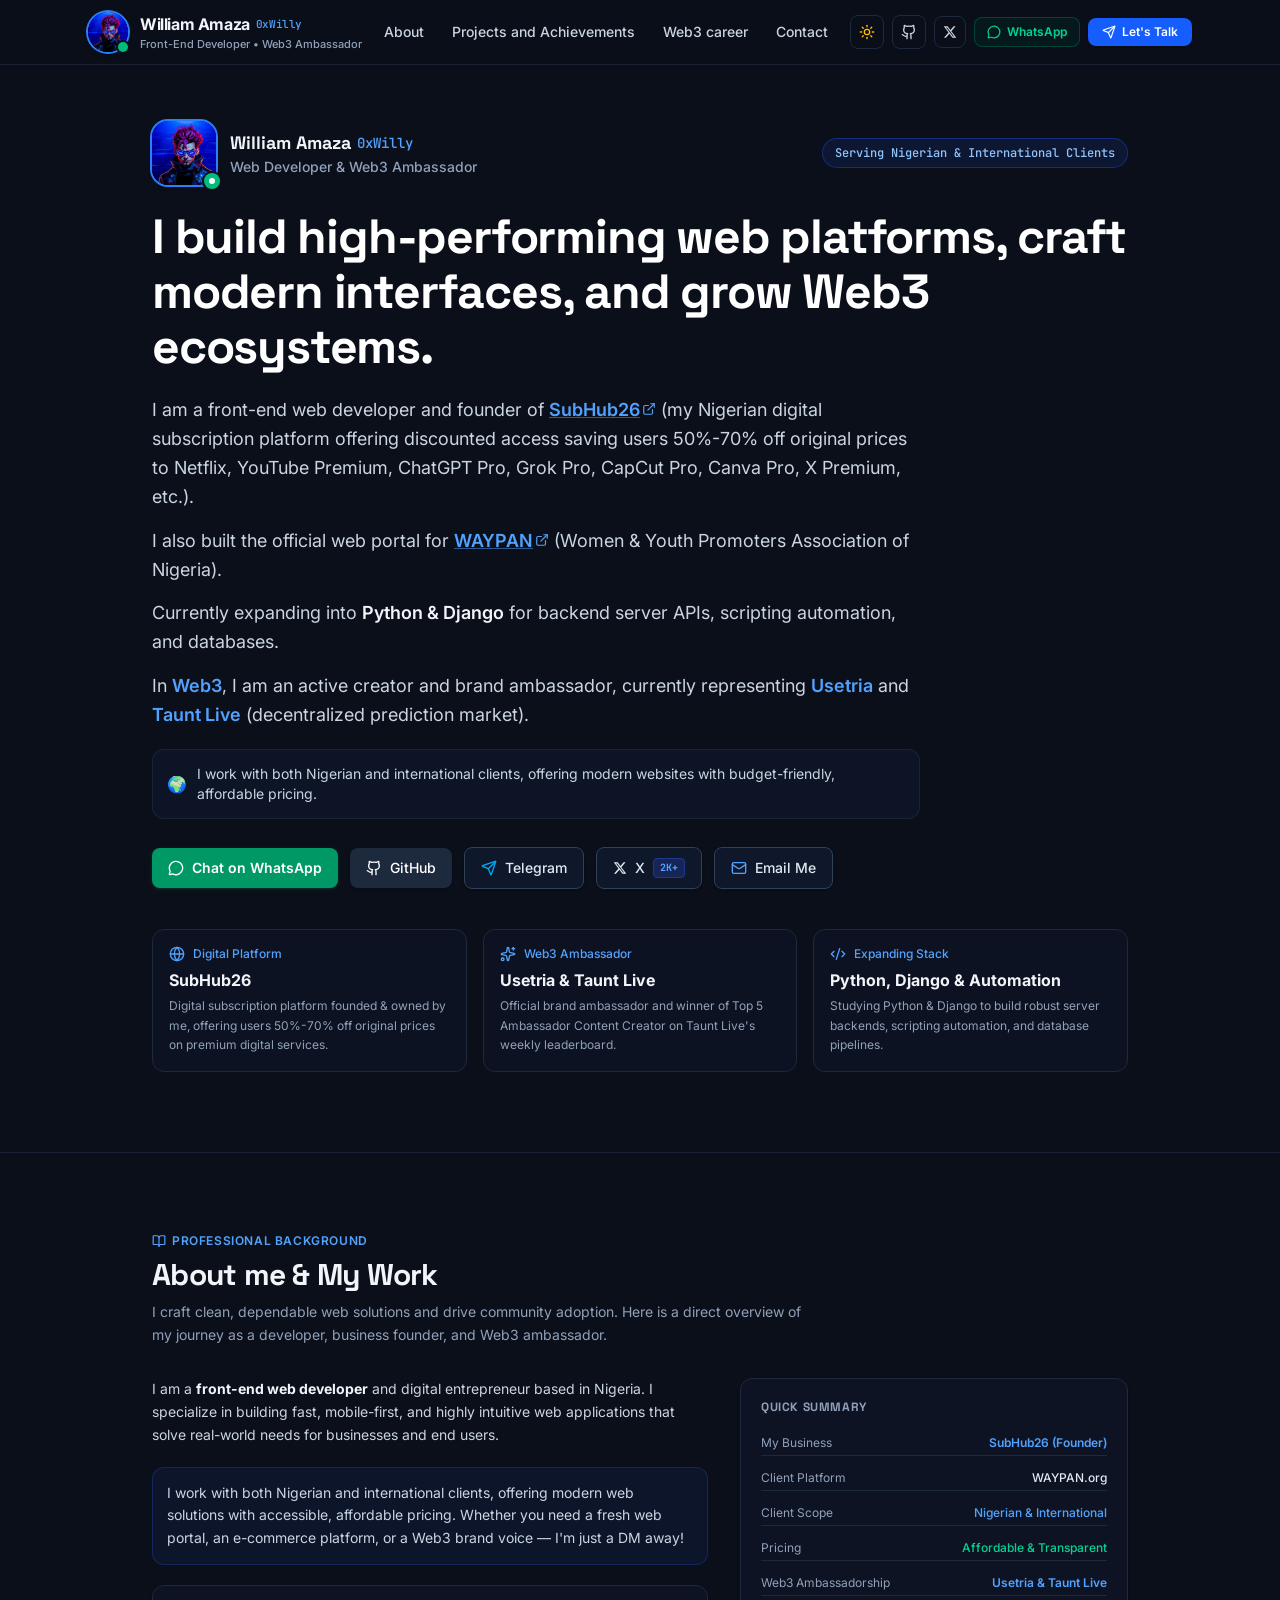
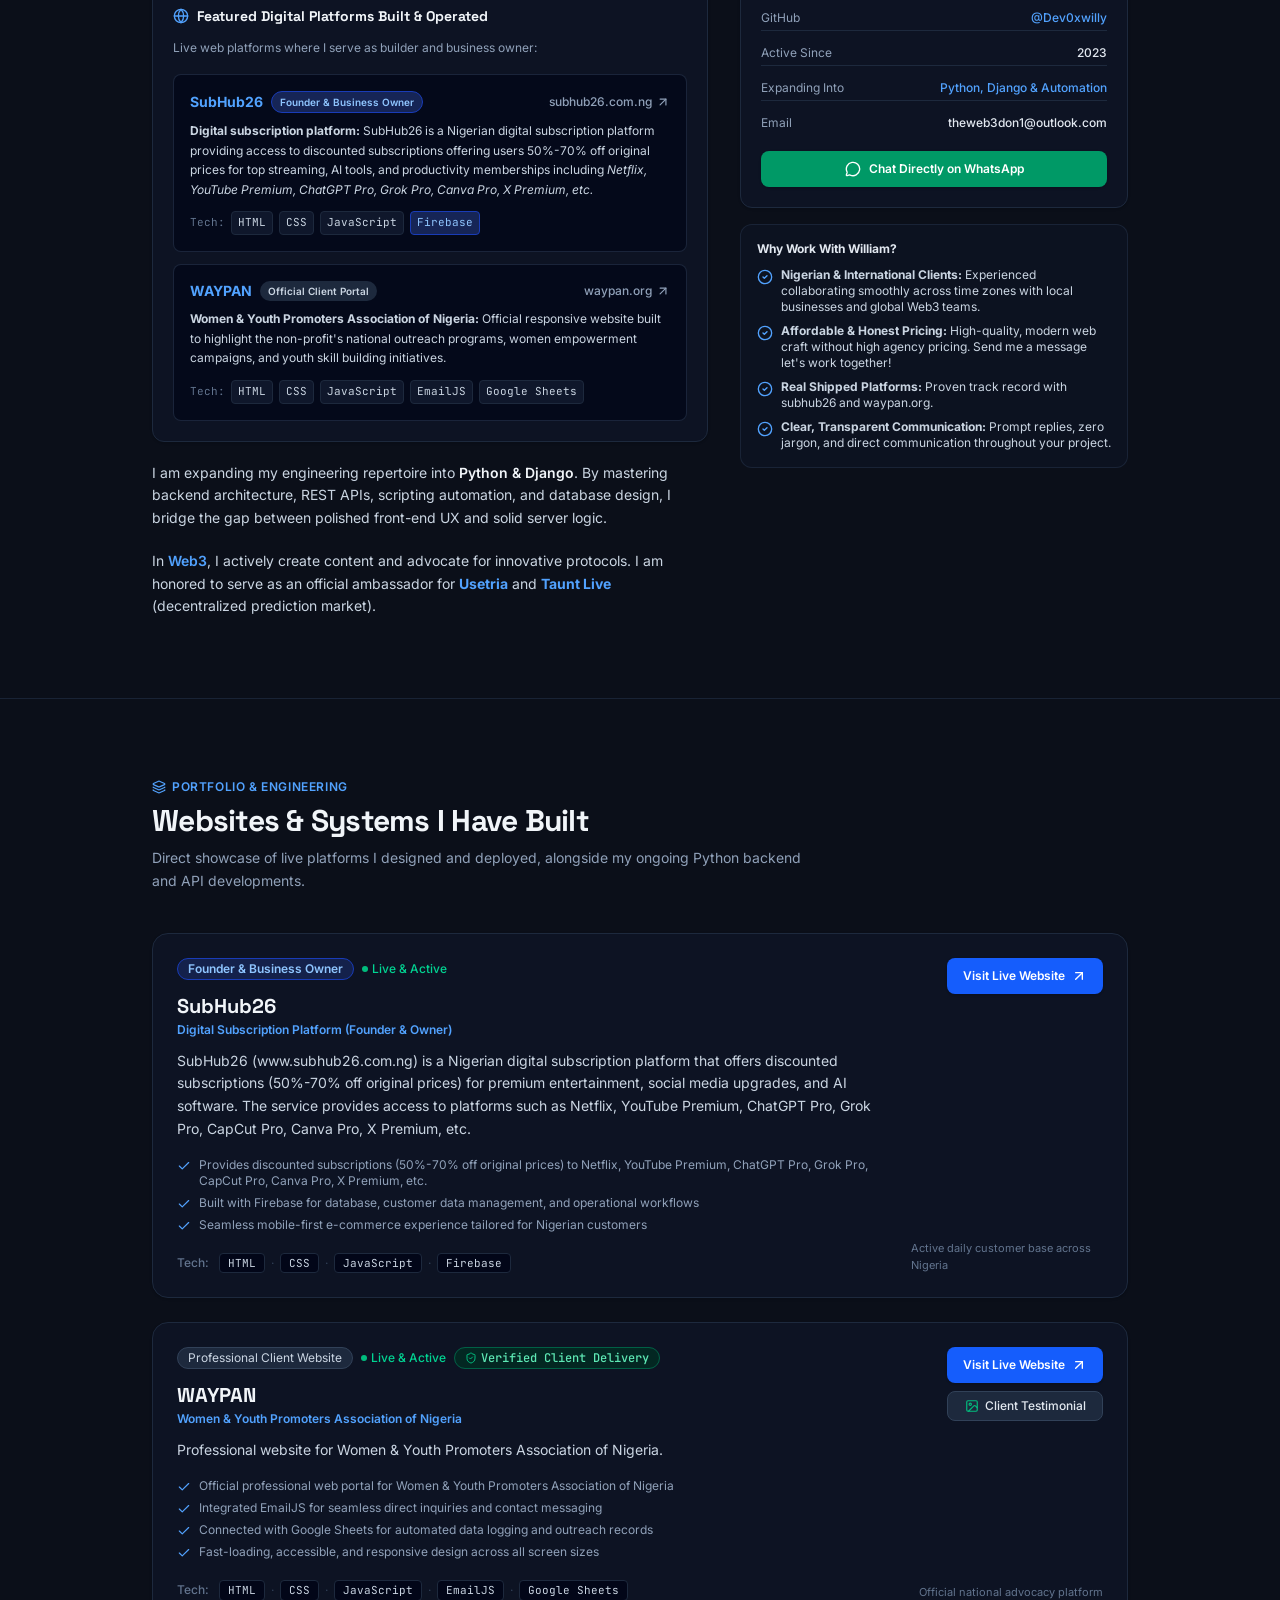
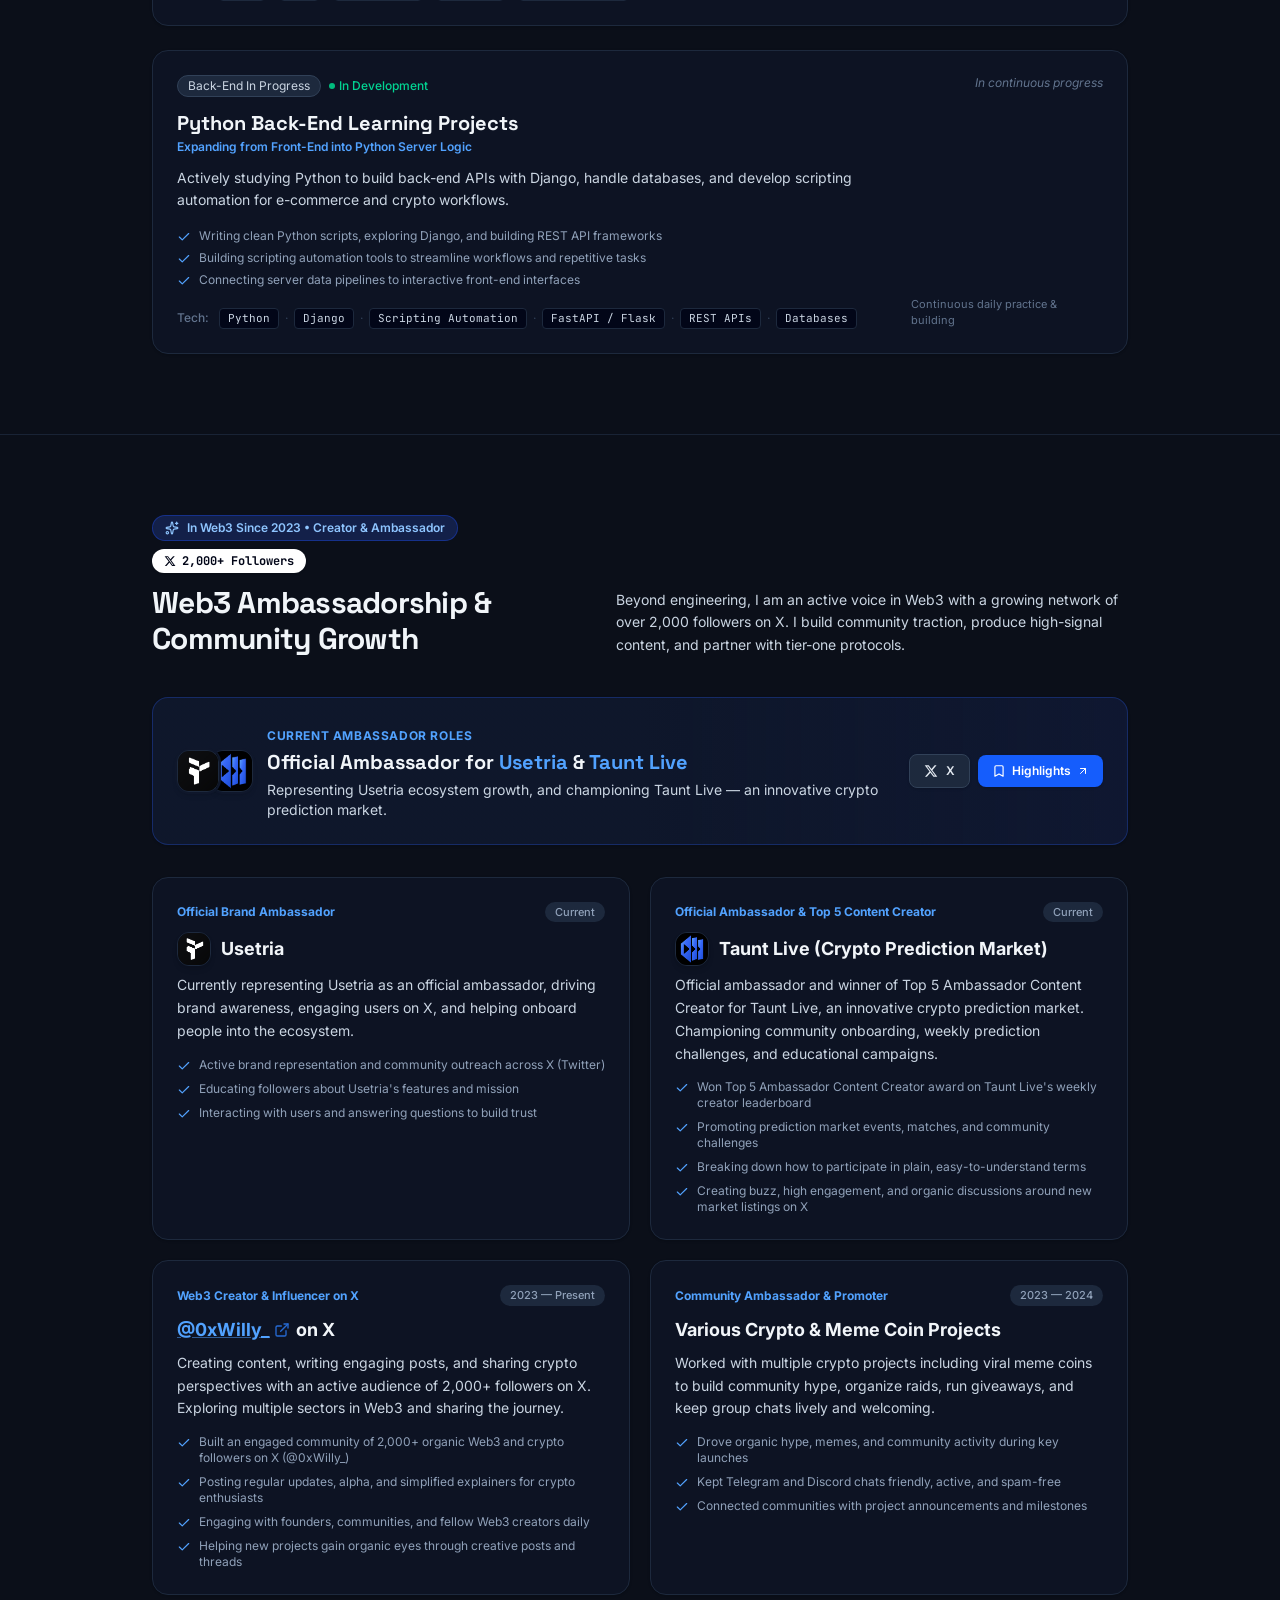
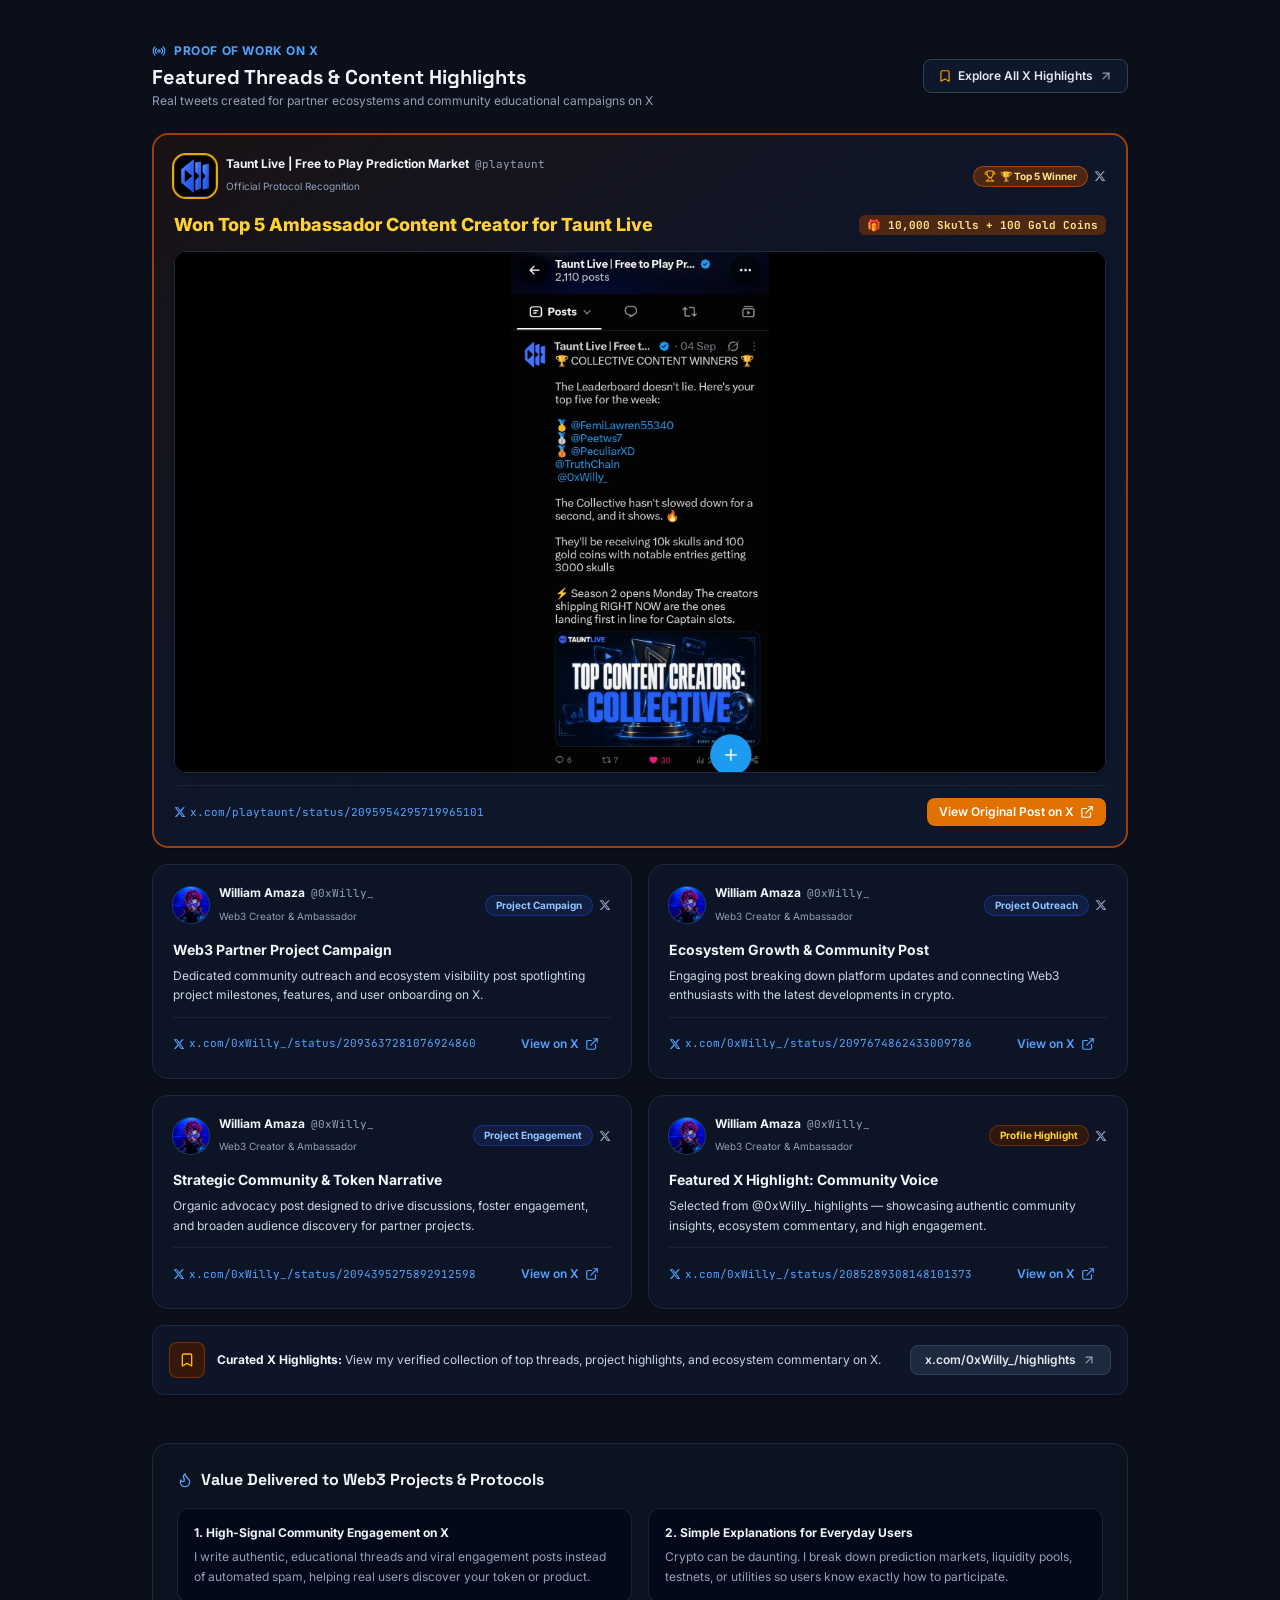
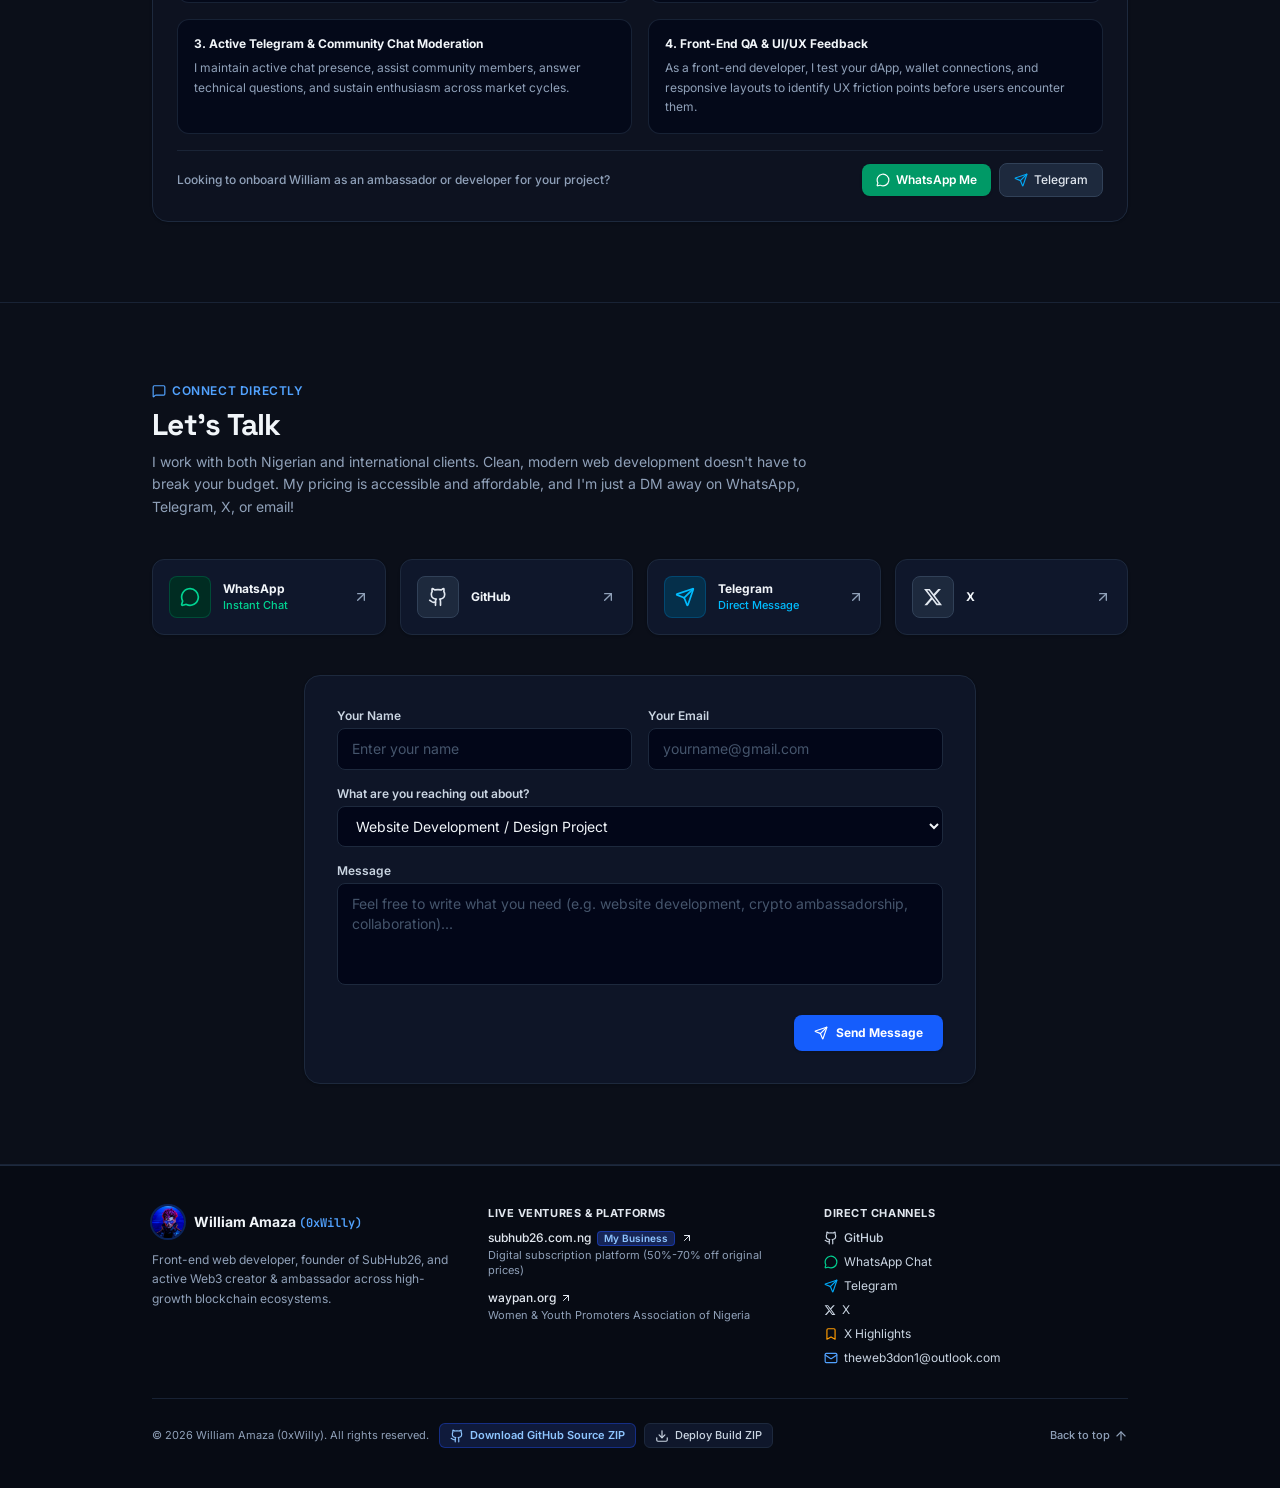
<file: index.html>
<!doctype html>
<html lang="en" class="scroll-smooth">
  <head>
    <meta charset="UTF-8" />
    <meta name="viewport" content="width=device-width, initial-scale=1.0" />
    <title>William Amaza (0xWilly) - Portfolio</title>
    <link rel="icon" type="image/jpeg" href="./pfp.jpg" />
    <meta name="description" content="Portfolio of William Amaza (0xWilly), Front-End Web Developer learning Python, Founder of SubHub26, and Web3 Ambassador for Usetria and Taunt Live." />
    <meta property="og:title" content="William Amaza (0xWilly) - Portfolio" />
    <meta property="og:description" content="Portfolio of William Amaza (0xWilly), Front-End Web Developer learning Python, Founder of SubHub26, and Web3 Ambassador for Usetria and Taunt Live." />
    <meta property="og:type" content="website" />
    <meta property="og:url" content="https://0xwillydev.github.io" />
    <link rel="canonical" href="https://0xwillydev.github.io" />
    <meta name="twitter:card" content="summary_large_image" />
    <link rel="preconnect" href="https://fonts.googleapis.com">
    <link rel="preconnect" href="https://fonts.gstatic.com" crossorigin>
    <link href="https://fonts.googleapis.com/css2?family=Inter:wght@400;500&family=JetBrains+Mono:wght@400;500&family=Space+Grotesk:wght@500;700&display=swap" rel="stylesheet">
    <script>
      (function() {
        try {
          var originalFetch = window.fetch;
          Object.defineProperty(window, 'fetch', {
            get: function() { return originalFetch; },
            set: function(fn) { originalFetch = fn; },
            configurable: true,
            enumerable: true
          });
        } catch (e) {}

        try {
          const stored = localStorage.getItem('theme');
          const prefersDark = window.matchMedia('(prefers-color-scheme: dark)').matches;
          if (stored === 'dark' || (!stored && prefersDark)) {
            document.documentElement.classList.add('dark');
          } else {
            document.documentElement.classList.remove('dark');
          }
        } catch (e) {}
      })();
    </script>
    <script type="module" crossorigin src="./index-CEB28azc.js"></script>
    <link rel="stylesheet" crossorigin href="./index-CvOsp3_f.css">
  </head>
  <body class="bg-slate-50 dark:bg-[#0b0f19] text-slate-900 dark:text-slate-100 antialiased selection:bg-blue-500/20 selection:text-blue-600 dark:selection:text-blue-400 font-sans">
    <div id="root"></div>
  </body>
</html>
</file>
